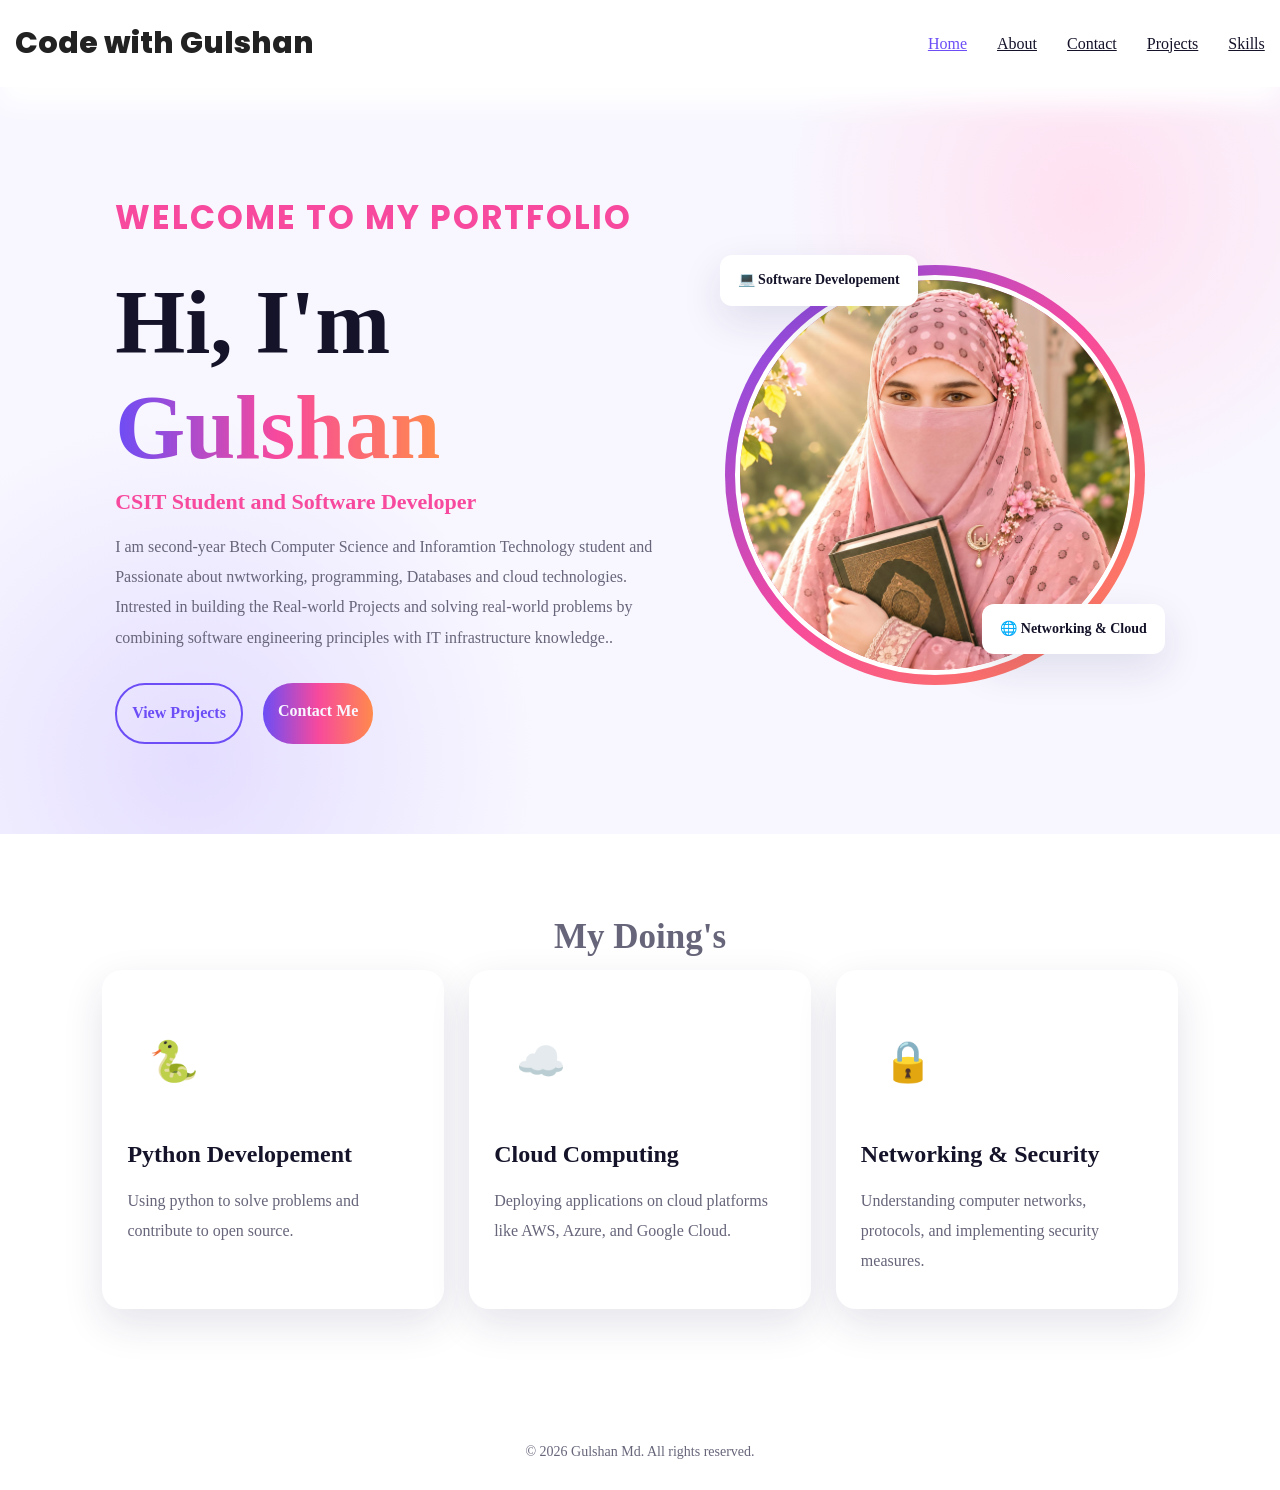
<file: index.html>
<!DOCTYPE html>
<html lang="en">
    <head>
        <title>My Portfolio</title>
        <link rel="stylesheet" type="text/css" href="style.css">
    </head>
    <body>
        <header class="header">
            <h1 class="h1">Code with Gulshan</h1>
            <nav>
                <a href="index.html" class="active">Home</a>
                <a href="about.html">About</a>
                <a href="contact.html">Contact</a>
                <a href="projects.html">Projects</a>
                <a href="skills.html">Skills</a>
            </nav>
        </header>


        <main class="main-home">
            <div class="home-content">
                <p class="welcome">WELCOME TO MY PORTFOLIO</p>
                <h1>Hi, I'm <span>Gulshan</span></h1>
                <h2>CSIT Student and <span class="ML">Software Developer</span></h2>

                <p>
                    I am second-year Btech Computer Science and Inforamtion Technology student 
                    and Passionate about nwtworking, programming, Databases and cloud technologies. 
                    Intrested in building the Real-world Projects and solving real-world problems by combining software engineering principles 
                    with IT infrastructure knowledge.. 
                </p>
                <div class="home-buttons">
                    <a href="projects.html" class="btn project-btn">View Projects</a>
                    <a href="contact.html" class="btn contact-btn">Contact Me</a>
                </div>
            </div> 

                <div class="home-image">
                    <div class="image-circle">
                        <img src="img-3.jpeg" alt="Gulshan" >
                    </div>
                    <div class="floating-card laptop">💻 Software Developement</div>
                    <div class="floating-card learning">🌐 Networking & Cloud</div>
                </div>
        </main
        
        >
        <section class="home-section">

            <h1>My Doing's</h1>

            <div class="homesectiongrid">

                <div class="homesectiongrid-1">
                    <div class="homesectiongrid-icon">🐍</div>
                    <h2>Python Developement</h2>
                    <p>Using python to solve problems and contribute to open source.</p>
                </div>
                <div class="homesectiongrid-1">
                    <div class="homesectiongrid-icon">☁️</div>
                    <h2>Cloud Computing</h2>
                    <p>Deploying applications on cloud platforms like AWS, Azure, and Google Cloud.</p>
                </div>
            
            <div class="homesectiongrid-1">
                <div class="homesectiongrid-icon">🔒</div>
                <h2>Networking & Security</h2>
                <p>Understanding computer networks, protocols, and implementing security measures.</p>
            </div>
        </div>
        </section>
        <footer>
            <p>&copy; 2026 Gulshan Md. All rights reserved.</p>
        </footer>
    </body>
    </html>
</file>
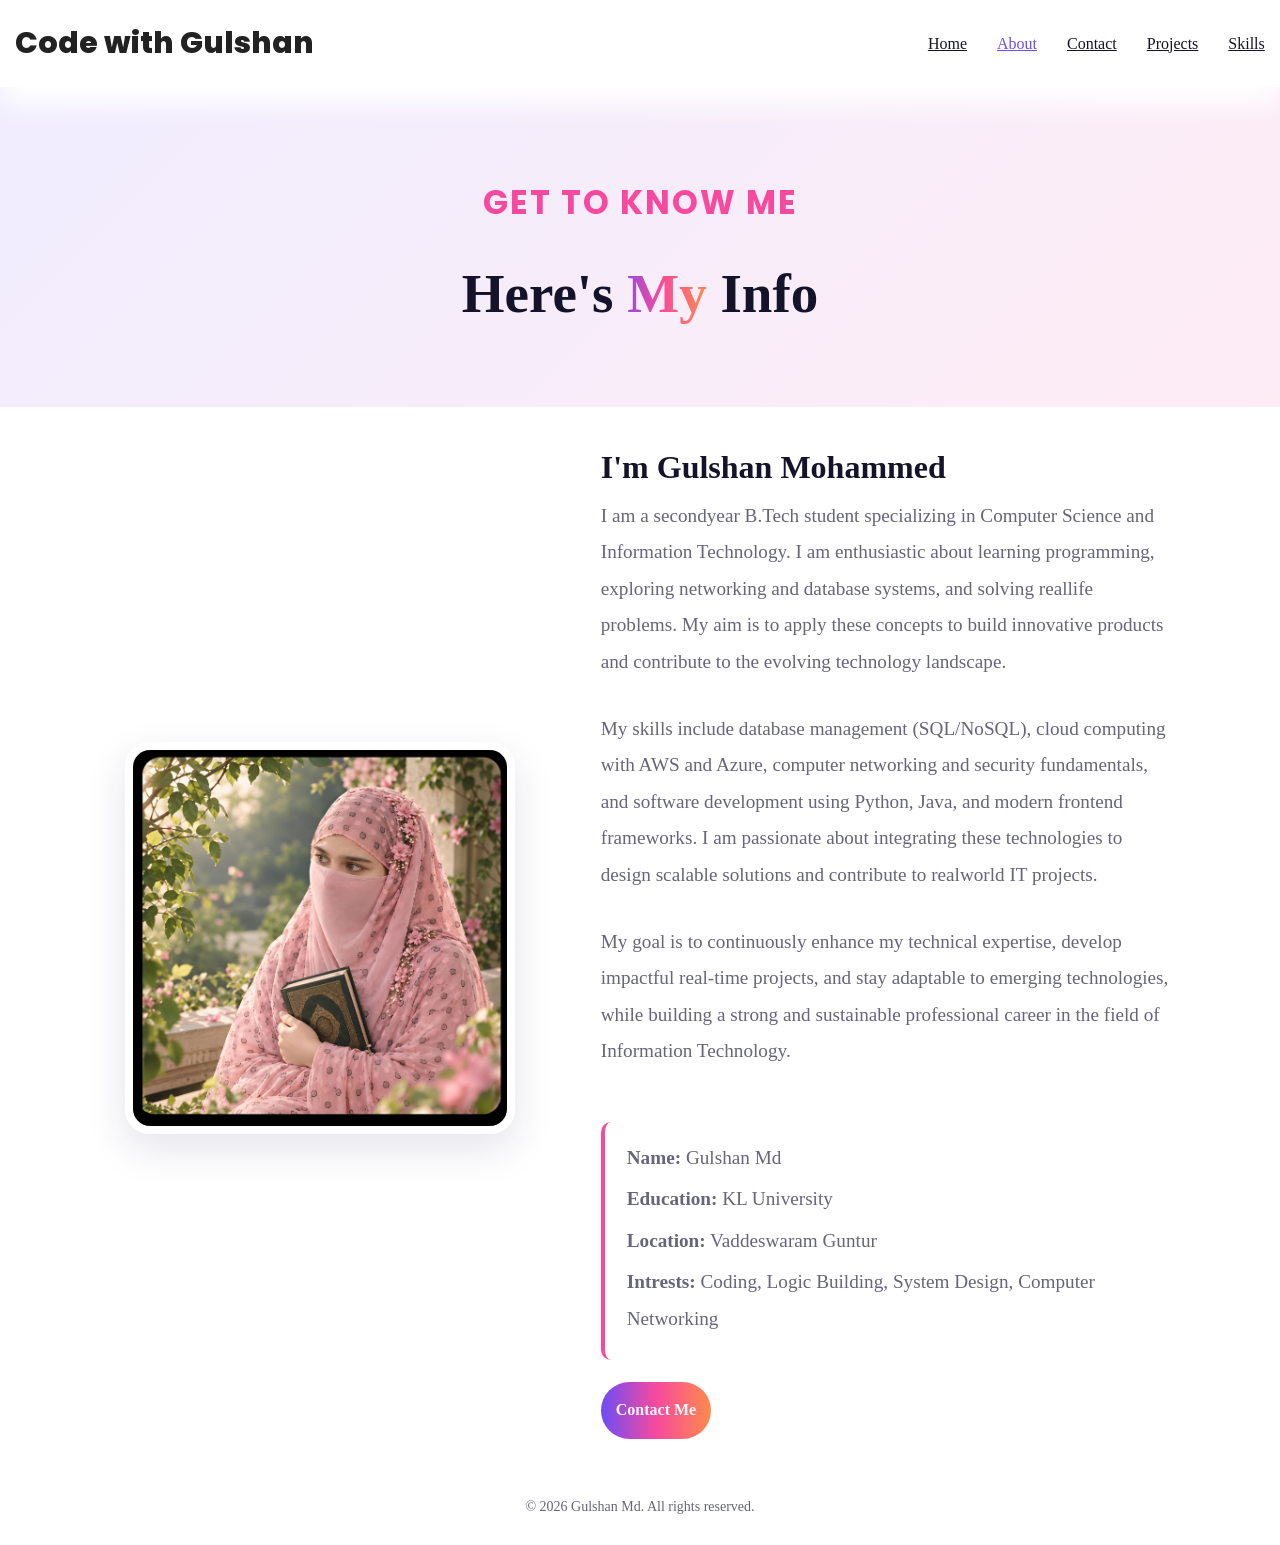
<file: about.html>
<!DOCTYPE html>
<html lang="en">
    <head>
        <title>About Me</title>
        <link rel="stylesheet" type="text/css" href="style.css">
    </head>
    <body>
        <header class="header">
            <h1 class="h1">Code with Gulshan</h1>
            <nav>
                <a href="index.html" >Home</a>
                <a href="about.html" class="active">About</a>
                <a href="contact.html">Contact</a>
                <a href="projects.html">Projects</a>
                <a href="skills.html">Skills</a>
            </nav>
        </header>
         <section class="about-header">
            <p>GET TO KNOW ME</p>
            <h1>Here's<span> My</span> Info</h1>
         </section>

         <main class="about-container">
            <div class="about-image">
                <img src="img-1.jpeg" alt="virat">
            </div>
            
            <div class="about-content">
                <h1>I'm Gulshan Mohammed</h1>

                <p> I am a secondyear B.Tech student specializing in Computer Science and Information Technology.
                     I am enthusiastic about learning programming, exploring networking and database systems, 
                     and solving reallife problems. My aim is to apply these concepts to build innovative products and
                      contribute to the evolving technology landscape.
                </p>
                <br>
                <p>My skills include database management (SQL/NoSQL), cloud computing with AWS and Azure, 
                    computer networking and security fundamentals, and software development using Python, 
                    Java, and modern frontend frameworks. I am passionate about integrating these technologies to 
                    design scalable solutions and contribute to realworld IT projects.
                </p>
                <br>
                <p>My goal is to continuously enhance my technical expertise,
                    develop impactful real-time projects, and stay adaptable to
                    emerging technologies, while building a strong and sustainable 
                    professional career in the field of Information Technology. 
                </p>
                <br>
                <div class="personal-info">
                    <p><strong>Name:</strong> Gulshan Md</p>
                    <p><strong>Education:</strong> KL University</p>
                    <p><strong>Location:</strong> Vaddeswaram Guntur</p>
                    <p><strong>Intrests:</strong> Coding, Logic Building, System Design, Computer Networking</p>
                </div>

                 <a href="contact.html" class="btn contact-btn">Contact Me</a>
            </div>
         </main>
         <footer>
            <p>&copy; 2026 Gulshan Md. All rights reserved.</p>
        </footer>

    </body>
</html>
</file>
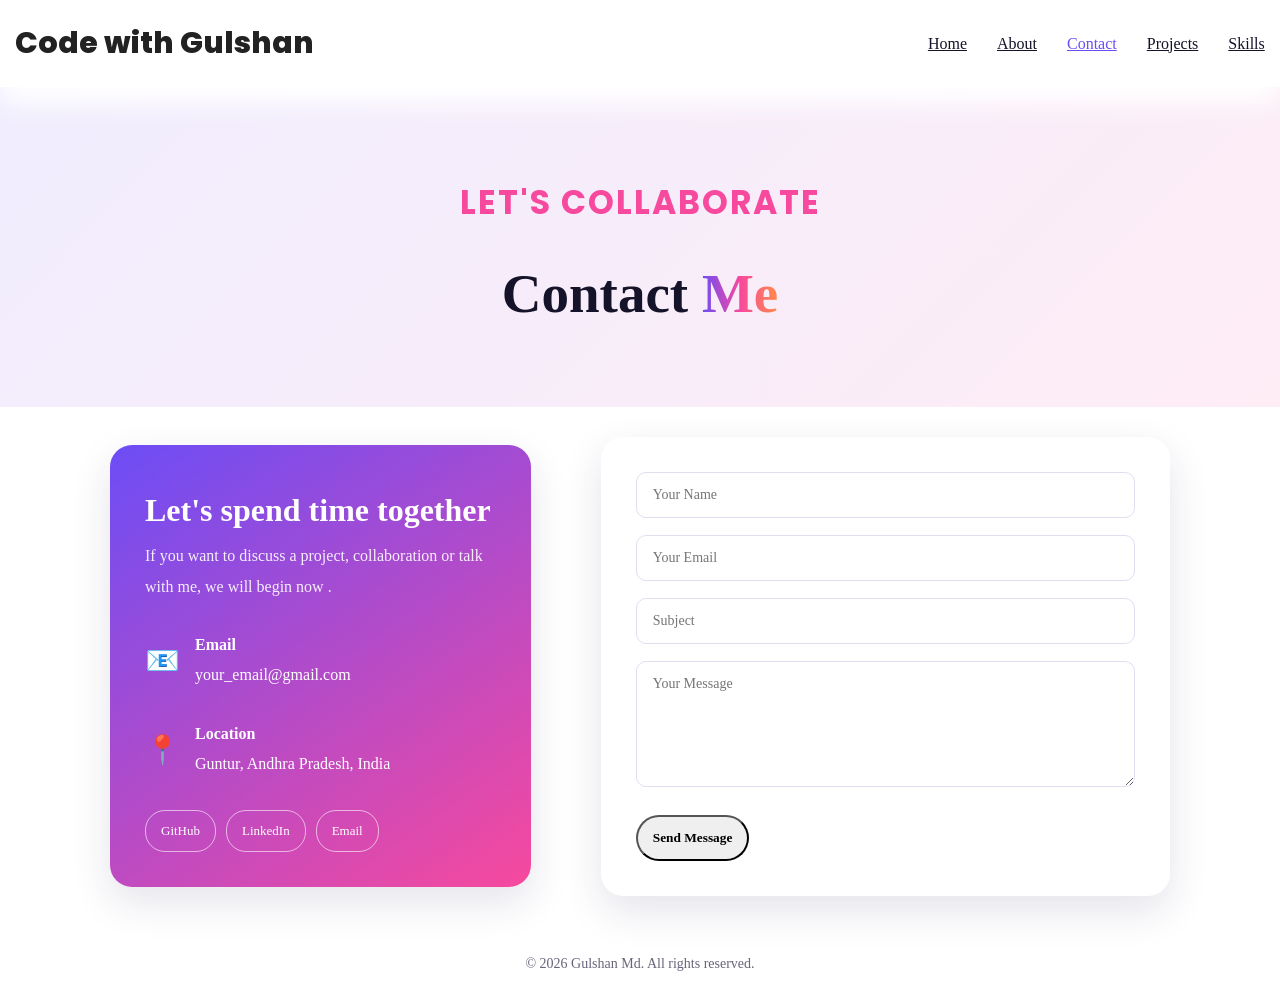
<file: contact.html>
<!DOCTYPE html>
<html>
    <head>
    <title>My Portfolio</title>
        <link rel="stylesheet" type="text/css" href="style.css">
    </head>
    <body>
        <header class="header">
            <h1 class="h1">Code with Gulshan</h1>
            <nav>
                <a href="index.html" >Home</a>
                <a href="about.html">About</a>
                <a href="contact.html"class="active">Contact</a>
                <a href="projects.html" >Projects</a>
                <a href="skills.html" >Skills</a>
            </nav>
        </header>

        <section class="skill-header">
            <p>LET'S  COLLABORATE</p>
            <h1>Contact <span>Me</span></h1>
        </section>

        <main class="contact-container">

            <div class="contact-info">
                <h2>Let's spend time together</h2>
                <p>
                    If you want to discuss a project, collaboration or talk with me,
                    we will begin now .
                </p>

                <div class="contact-item">
                    <span>📧</span>
                    <div>
                        <h3>Email</h3>
                        <a href="mailto:your-email@example.com">your_email@gmail.com</a>
                    </div>
                </div>

                <div class="contact-item">
                    <span>📍</span>
                    <div>
                        <h3>Location</h3>
                        <p>Guntur, Andhra Pradesh, India</p>
                    </div>
                </div>

                <div class="social-links">
                <a href="https://github.com/" target="_blank">GitHub</a>
                <a href="https://linkedin.com/" target="_blank">LinkedIn</a>
                <a href="mailto:your-email@example.com">Email</a>
                </div>
            </div>
            <form class="contact-form" action="https://formspree.io/f/your-form-id" method="POST">
            <input type="text" name="name" placeholder="Your Name" required>
            <input type="email" name="email" placeholder="Your Email" required>
            <input type="text" name="subject" placeholder="Subject" required>
            <textarea name="message" rows="6" placeholder="Your Message" required></textarea>
            <button type="submit" class="btn primary-btn">Send Message</button>
        </form>
        </main>
        <footer>
            <p>&copy; 2026 Gulshan Md. All rights reserved.</p>
        </footer>
    </body>
</html>
</file>
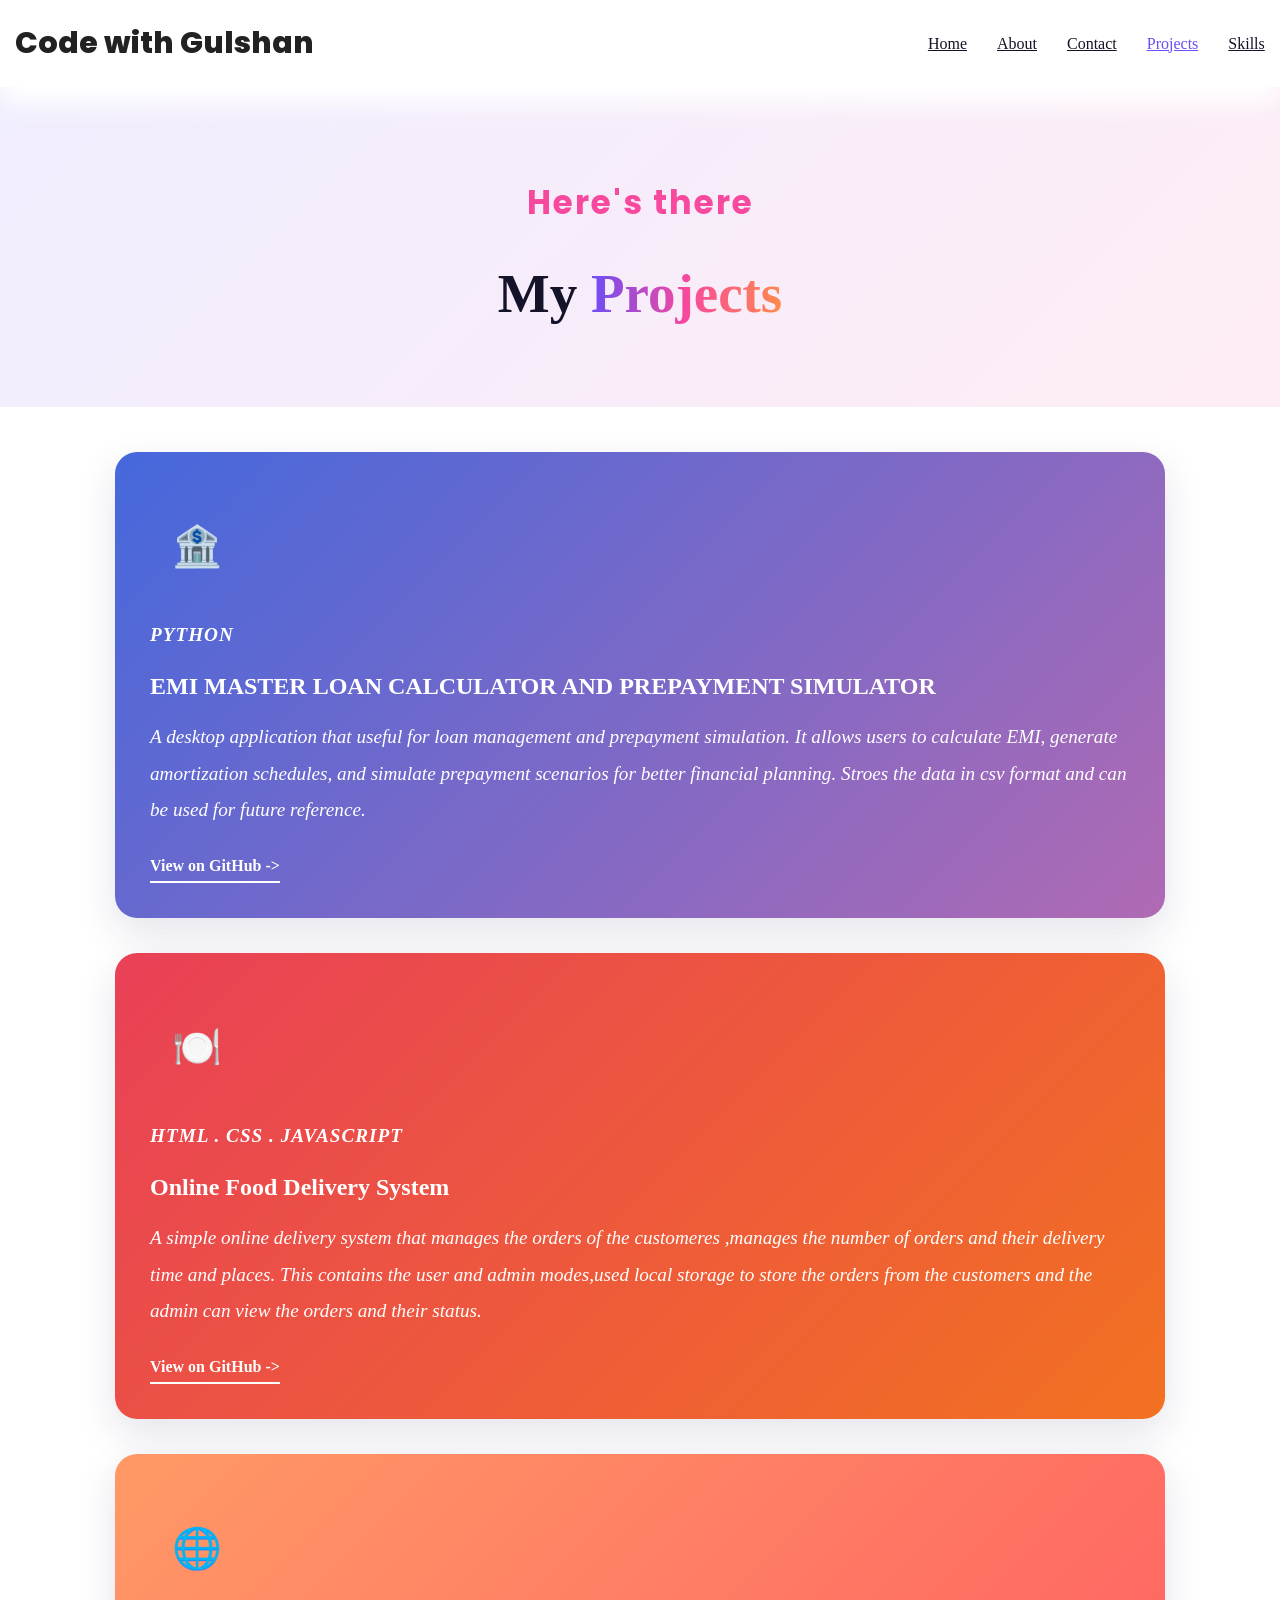
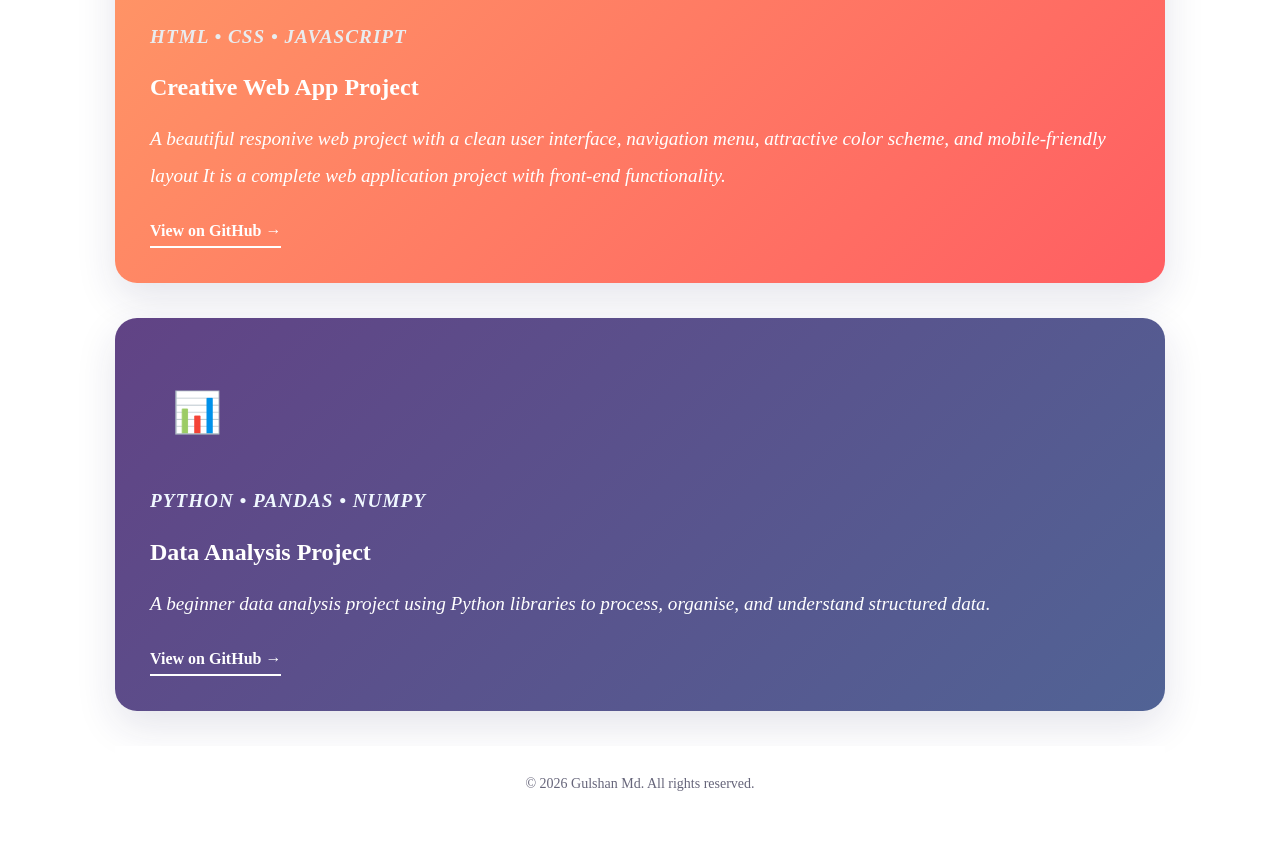
<file: projects.html>
<!DOCTYPE html>
<html lang="en">
    <head>
        <title>My Portfolio</title>
        <link rel="stylesheet" type="text/css" href="style.css">
    </head>
    <body>
        <header class="header">
            <h1 class="h1">Code with Gulshan</h1>
            <nav>
                <a href="index.html" >Home</a>
                <a href="about.html">About</a>
                <a href="contact.html">Contact</a>
                <a href="projects.html" class="active">Projects</a>
                <a href="skills.html">Skills</a>
            </nav>
        </header>
         <section class="skill-header">
            <p>Here's there</p>
            <h1>My <span>Projects</span></h1>
        </section>
            <main class="projects-container">

                <article class="project-card project-blue">

                    <div class="project-icon">🏦</div>
                    <p class="project-category" style="font-size:larger;font-style:italic;"> PYTHON </p>
                    <h2>EMI MASTER LOAN CALCULATOR AND PREPAYMENT SIMULATOR</h2>

                    <p>
                    A desktop application that useful for loan management and prepayment simulation. 
                    It allows users to calculate EMI, generate amortization schedules, and simulate prepayment scenarios for better financial planning.
                    Stroes the data in csv format and can be used for future reference.
                    </p>
                    <a href="https://github.com/Md-Gulshan/EMI-MASTER-LOAN-CALCULATOR-PREPAYMENT-SIMULATOR-/tree/main" target="_blank" class="project-link">
                    View on GitHub ->
                    </a>
            </article>

            <article class="project-card project-pink">

                    <div class="project-icon">🍽️</div>
                    <p class="project-category" style="font-size:larger;font-style:italic;"> HTML . CSS . JAVASCRIPT </p>
                    <h2>Online Food Delivery System</h2>

                    <p>
                    A simple online delivery system that manages the orders of the customeres
                    ,manages the number of orders and their delivery time and places. This contains the 
                    user and admin modes,used local storage to store the orders from the customers and the admin can 
                    view the orders and their status.
                    </p>
                    <a href="https://github.com/md-gulshan/foodie-ultimate-professional-v3" target="_blank" class="project-link">
                        View on GitHub ->
                    </a>
                    
            </article>
            <article class="project-card project-orange">

                    <div class="project-icon">🌐</div>
                    <p class="project-category" style="font-size:larger;font-style:italic;color:rgb(233, 236, 239);">HTML • CSS • JAVASCRIPT</p>
                    <h2>Creative Web App Project</h2>
                    <p>
                        A beautiful responive web project with a clean user interface, navigation
                        menu, attractive color scheme, and mobile-friendly layout
                         It is a complete web application project with front-end functionality.
                    </p>
                      <a href="https://github.com/Md-Gulshan/WebAppProject.git" target="_blank" class="project-link">
                        View on GitHub →
                    </a>
            </article>
            <article class="project-card project-purple">
                <div class="project-icon">📊</div>
                <p class="project-category" style="font-size:larger;font-style:italic;color:aliceblue;">PYTHON • PANDAS • NUMPY</p>
                <h2>Data Analysis Project</h2>
                <p>
                    A beginner data analysis project using Python libraries to process,
                    organise, and understand structured data.
                </p>
                <a href="https://github.com/" target="_blank" class="project-link">
                    View on GitHub →
                </a>
            </article>
    <footer>
        <p>&copy; 2026 Gulshan Md. All rights reserved.</p>
    </footer>
        

    </body>
</html>
</file>
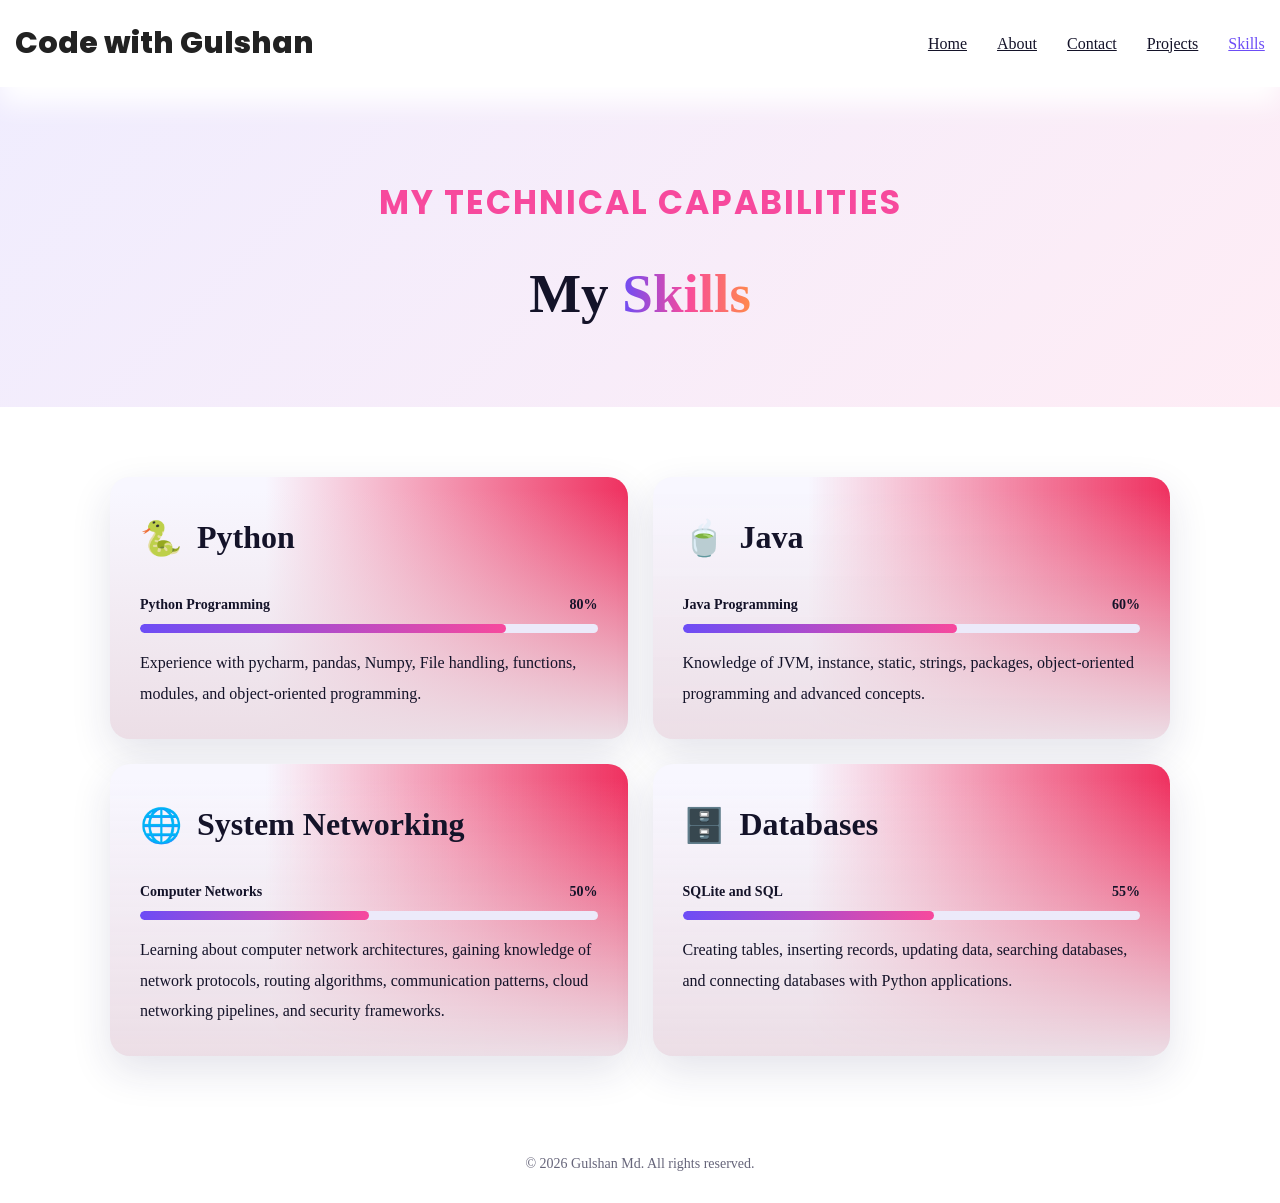
<file: skills.html>
<!DOCTYPE html>
<html lang="en">
    <head>
        <title>Skills/Porifolio</title>
        <link rel="stylesheet" type="text/css" href="style.css">
    </head>
    <body>
        <header class="header">
            <h1 class="h1">Code with Gulshan</h1>
            <nav>
                <a href="index.html" >Home</a>
                <a href="about.html">About</a>
                <a href="contact.html">Contact</a>
                <a href="projects.html">Projects</a>
                <a href="skills.html" class="active">Skills</a>
            </nav>
        </header>
        <section class="skill-header">
            <p>MY TECHNICAL CAPABILITIES</p>
            <h1>My <span>Skills</span></h1>
        </section>
        <main class="skill-container">

            <div class="skill-box">

                <div class="skill-heading">
                    <span>🐍</span> 
                    <h2>Python</h2>
                </div>

                <div class="progress-box">
                    <div class="progress-info">
                        <span>Python Programming</span>
                        <span>80%</span>
                    </div>
                    <div class="progress-bar">
                        <div class="progress python-progress"></div>
                </div>
            </div>
            <p>
                Experience with pycharm, pandas, Numpy, File handling,
                functions, modules, and object-oriented programming.
            </p>
        </div>

        <div class="skill-box">
            <div class="skill-heading">
                <span>🍵</span>
                <h2>Java</h2>
            </div>
            <div class="progress-box">
                <div class="progress-info">
                    <span>Java Programming</span>
                    <span>60%</span>
                </div>
                <div class="progress-bar">
                    <div class="progress java-progress"></div>
                </div>
            </div>

            <p>
                Knowledge of JVM, instance, static, strings, packages,
                object-oriented programming and advanced concepts.
            </p>
        </div>

        <div class="skill-box">
            <div class="skill-heading">
                <span>🌐</span>
                <h2>System Networking</h2>
            </div>
            <div class="progress-box">
                <div class="progress-info">
                <span>Computer Networks</span>
                <span>50%</span>
            </div>

            <div class="progress-bar">
                <div class="progress ML-progress"></div>
            </div>
            </div>

            <p>
               Learning about computer network architectures, gaining knowledge of network protocols,
                routing algorithms, communication patterns, cloud networking pipelines, and security frameworks.
            </p>
        </div>


        <div class="skill-box">
            <div class="skill-heading">
                <span>🗄️</span>
                <h2>Databases</h2>
            </div>

            <div class="progress-box">
                <div class="progress-info">
                    <span>SQLite and SQL</span>
                    <span>55%</span>
                </div>
                <div class="progress-bar">
                    <div class="progress database-progress"></div>
                </div>
            </div>

            <p>
                Creating tables, inserting records, updating data, searching
                databases, and connecting databases with Python applications.
            </p>
        </div>

        </main>

         <footer>
            <p>&copy; 2026 Gulshan Md. All rights reserved.</p>
        </footer>


    </body>


</html>
</file>
<file: style.css>
﻿@import url('https://fonts.googleapis.com/css2?family=Poppins:wght@300;400;500;600;700;800&display=swap');
/*it import's google's fornt's*/
:root {/*Declaring variables here makes them global, so you can use them anywhere in your CSS.*/
    --dark: #141329;
    --purple: #6c4df6;
    --pink: #f7499d;
    --orange: #ff8a4c;
    --light: #f8f7ff;
    --text: #66657a;
    --white: #ffffff;
    --shadow: 0 15px 40px rgba(37, 31, 93, 0.12);
}
 /*(Universal Selector) → Targets all elements on the page*/

* {
    margin: 0;
    padding: 0;
    box-sizing: border-box;
}

body {
    color: var(--dark);
    background:rgba(171, 7, 73, 0);
    background-attachment: fixed;
    line-height: 1.9; 
    font-family:Cambria, Cochin, Georgia, Times, 'Times New Roman', serif;
}
.header{
    height:100%;
    padding:0.8%;
    align-items:center;
    justify-content: space-between;
    display:flex;
    background:white;
    border:5px solid var(--white);
    border-radius:3px;
    box-shadow: 0 17px 27px var(--white);
    position:sticky;
    top: 0;
    z-index: 10;
}
.h1{
    color: #222222;
    text-decoration: none;
    font-size: 30px;
    font-family:'poppins', sans-serif;
    font-weight: 800;
}
nav{
    display:flex;
    gap: 30px;
}
nav a{
    color:var(--dark);
    transition: 0.5s;

}
nav a:hover,nav a.active{
    color:var(--purple);
}
.main-home{
    min-height:10%;
    padding :90px 9%;
    display:flex;
    align-items:center ;
    justify-content: space-between;
    gap:50px;
    /*background: linear-gradient(to right,rgb(241, 202, 202),white, transparent 80%),linear-gradient(to bottom,rgb(241, 202, 202),white,transparent 90%),var(--light);
*/  background:
        radial-gradient(circle at 85% 15%, #ffe0f1 0, transparent 25%),
        radial-gradient(circle at 15% 90%, #e4ddff 0, transparent 27%),
        var(--light);

}
.home-content{
    max-width: 660px;
}
.welcome,
.about-header p,
.skill-header p{
    color:var(--pink);
    font-family: 'poppins', sans-serif;
    font-weight:700;
    font-size: 33px;
    letter-spacing: 2px; 
    margin-top: 10px;
    margin-bottom: 20px;
}
.main-home h1{
    font-size: clamp(45px, 70vw, 90px);
    line-height:1.17;
}
.main-home h1 span,
.about-header span,
.skill-header span{
    background: linear-gradient( to right,var(--purple),var(--pink),var(--orange));
    background-clip: text;
    color: transparent;
}
.main-home h2{
    color:var(--pink);
    font-size:22px;
    margin-bottom:9px;
}
.home-content > p:not(.welcome){
        color:var(--text);
        max-width:590px;
}
.home-buttons{
    display:flex;
    gap:20px;
    margin-top:30px;
    flex-wrap:wrap;
}
.btn{
    display:inline-block;
    border-radius:30px;
    padding:13px 15px;
    text-decoration: none;
    font-family:inherit;
    font-weight:600;
    cursor:pointer;
    transition:0.8s;
}
.project-btn{
    color:var(--purple);
    border:2px solid var(--purple);

}.project-btn:hover{
    color:var(--dark);
    background: var(--pink);
}
.contact-btn{
    color:var(--light);
    background:linear-gradient(90deg,var(--purple),var(--pink),var(--orange));
}
.contact-btn:hover{
    transform: translate3d(0px,-7px,2px);
    box-shadow: 0 12px 25px rgba(108, 77, 246, 0.35);

}
.home-image{
    
    width:490px;
    height:390px;
    position:relative;
    display:grid;
    place-items:centre;
}
.image-circle {
    width:420px;
    height:420px;
    padding:10px;
    border-radius:50%;
    background: linear-gradient(135deg, var(--purple), var(--pink), var(--orange));
    box-shadow: 0 20px 50px rgba(108, 77, 246, 1s);
      animation: float 3s ease-in-out infinite;
}
.image-circle img{
    width:100%;
    height:100%;
    border-radius:50%;
    object-position: fixed;
    object-fit:cover;
    border:5px solid var(--white);
  
   
}
.floating-card{
   position: absolute;
    padding: 12px 18px;
    border-radius: 12px;
    background: var(--white);
    color: var(--dark);
    font-size: 14px;
    font-weight: 600;
    box-shadow: var(--shadow);
    animation: float 3s ease-in-out infinite;
}
.laptop{
    top:-10px;
    left:-5px;
    animation-delay:0.75s;
}
.learning{
    right:0;
    bottom:1px;
    animation-delay:1s;
}
@keyframes float{
    50%{
        transform:translateY(-12px);
    }
}
.home-section{
    padding: 70px 8%;
    margin-bottom:35px;
}
.home-section h1{
    font-size: 35px;
    text-align: center;
    color: var(--text);
}
.homesectiongrid,
.skill-container,
.projects-container
{
    max-width:1110px;
    margin: auto;
    display:grid;
    grid-template-columns: repeat(3, 1fr);
    gap: 25px;

}
.homesectiongrid-1{
    padding: 32px 25px;
    background: var(--white);
    border-radius: 20px;
    box-shadow:var(--shadow);
    transition:0.3s;
    color:var(--dark);

}
.homesectiongrid-icon,
.project-icon{
    padding :22px;
    font-size:40px;
    margin-bottom:10px;
}
.homesectiongrid h2{
    margin-bottom:8px;
}
.homesectiongrid p,
.about-content p,
.project-card p,
.contact-info p{
    color:var(--text);
}
footer{
    padding:25px 8%;
    color:var(--text);
    text-align:center;
    background:var(--white);
    font-size:14px;
}
.about-header,
.skill-header{
    padding:75px 8%;
    text-align: center;
    background:
        linear-gradient(135deg, rgba(108, 77, 246, 0.1), rgba(247, 73, 157, 0.1)),
        var(--white);
}
.about-header h1,
.skill-header h1{
    font-size:clamp(40xp, 6vw, 65px);
    line-height:1.4;
    font-size: 55px;
    font-weight: 900;
}
.about-container,
.contact-container{
    max-width:1110px;
    margin:30px auto;
    padding: 0 25px;
    display:grid;
    grid-template-columns: 0.85fr 1.15fr;
    align-items:center;
    gap: 70px;
}
.about-image img {
    width: 100%;
    max-width: 390px;
    display: block;
    margin: auto;
    border-radius: 25px;
    border: 8px solid var(--white);
    box-shadow: var(--shadow);
    animation: float 3s ease-in-out infinite;
}
.about-content h2{
    font-size: 35px;
    margin-bottom: 18px;
}
.personal-info {
    padding: 18px 22px;
    margin: 22px 0;
    border-left: 4px solid var(--pink);
    background: var(--white);
    border-radius: 10px;

}

.personal-info p {
    margin-bottom: 5px;
}
.about-content p{
    font-size:larger
}


.skill-container{
    grid-template-columns: repeat(2, 1fr);
    padding: 70px 25px;
}
.skill-box{
    padding :30px;
    border-radius: 20px;
    background: var(--white);
    box-shadow: var(--shadow);
    transition: 0.9s;
}
.skill-box:hover,
.project-card:hover{
    transform:translate3d(0px ,-10px ,0px);
}
.skill-heading{
    display:flex;
    align-items:centre;
    gap:15px;
    margin-bottom: 20px;
}
.skill-heading span{
    font-size:34px;
}
.skill-heading h2,
.contact-info h2{
    font-size:32px;
}
.progress-box{
    margin-bottom: 15px;

}
.progress-info{
    display:flex;
    justify-content: space-between;
    margin-bottom: 6px;
    font-size:14px;
    font-weight:600;

}
.progress-bar{
    height:9px;
    overflow:hidden;
    border-radius:80px;
    background:#eceafa;
}
.progress {
    height: 100%;
    border-radius: 20px;
    background: linear-gradient(90deg, var(--purple), var(--pink));
}
.python-progress{
    width:80%;
}
.java-progress{
    width:60%;

}
.ML-progress{
    width:50%;
}
.database-progress{
    width:55%;
}
.skill-box{
    background:
        linear-gradient(to top, #ecdee6 0, transparent 95%),
        linear-gradient( to left, #ef3160 0, transparent 70%),var(--light);
}

.projects-container {
    grid-template-columns: repeat(2, 1fr);
    padding: 70px 25px;
    grid-template-columns: 1fr;
    padding-top: 45px;
    padding-bottom: 45px;
    max-width: 1100px;
   display: grid;
    gap: 35px;
}

.project-card{
    min-height: 320px;
    padding: 35px;
    border-radius: 22px;
    color: var(--white);
    box-shadow: var(--shadow);
    transition: 0.3s;
}

.project-card p {
    color: rgba(255, 255, 255, 0.86);
    color: var(--text);
}

.project-card h2 {
    margin: 10px 0;
}

.project-category {
    font-size: 12px;
    font-weight: 700;
    letter-spacing: 1px;
}

.project-link {
    display: inline-block;
    margin-top: 22px;
    color: var(--white);
    font-weight: 700;
    text-decoration: none;
    border-bottom: 2px solid var(--white);
}

.project-blue {
    background: linear-gradient(135deg, #4568dc, #b06ab3);
}

.project-pink {
    background: linear-gradient(135deg, #e94057, #f27121);
}

.project-orange {
    background: linear-gradient(135deg, #ff9966, #ff5e62);
}

.project-purple {
    background: linear-gradient(135deg, #614385, #516395);
}
.project-card p{
    color:white;
    font-size: larger;
    font-style: italic;    
}
.contact-info {
    padding: 35px;
    border-radius: 22px;
    background: linear-gradient(145deg, #6c4df6, #f7499d);
    color: var(--white);
    box-shadow: var(--shadow);
}

.contact-info > p {
    color: rgba(255, 255, 255, 0.9);
}

.contact-item {
    display: flex;
    gap: 15px;
    align-items: center;
    margin-top: 28px;
}

.contact-item > span {
    font-size: 28px;
}

.contact-item h3 {
    font-size: 16px;
}

.contact-item p,
.contact-item a {
    color: var(--white);
    text-decoration: none;
}

.social-links {
    display: flex;
    gap: 10px;
    flex-wrap: wrap;
    margin-top: 30px;
}

.social-links a {
    padding: 8px 15px;
    border: 1px solid rgba(255, 255, 255, 0.6);
    border-radius: 20px;
    color: var(--white);
    text-decoration: none;
    font-size: 13px;
}

.contact-form {
    padding: 35px;
    background: var(--white);
    border-radius: 22px;
    box-shadow: var(--shadow);
}

.contact-form input,
.contact-form textarea {
    width: 100%;
    padding: 14px 16px;
    margin-bottom: 17px;
    border: 1px solid #e1def0;
    border-radius: 10px;
    outline: none;
    resize: vertical;
    font-family: inherit;
    font-size: 14px;
}

.contact-form input:focus,
.contact-form textarea:focus {
    border-color: var(--purple);
}

@media (max-width: 850px) {
    .navbar {
        height: auto;
        padding: 20px 6%;
        align-items: flex-start;
        gap: 15px;
        flex-direction: column;
    }

    nav {
        width: 100%;
        gap: 15px;
        flex-wrap: wrap;
    }

    nav a {
        font-size: 13px;
    }

    .hero {
        padding: 60px 6%;
        flex-direction: column;
        text-align: center;
    }

    .hero-buttons {
        justify-content: center;
    }

    .hero-image {
        width: 310px;
        height: 310px;
    }

    .image-circle {
        width: 250px;
        height: 250px;
    }

    .card-one {
        left: -10px;
    }

    .feature-grid,
    .skills-container,
    .projects-container,
    .about-container,
    .contact-container {
        grid-template-columns: 1fr;
    }

    .about-container,
    .contact-container {
        gap: 35px;
        margin: 45px auto;
    }

    .home-section,
    .skills-container,
    .projects-container {
        padding-top: 45px;
        padding-bottom: 45px;
    }
}
</file>
